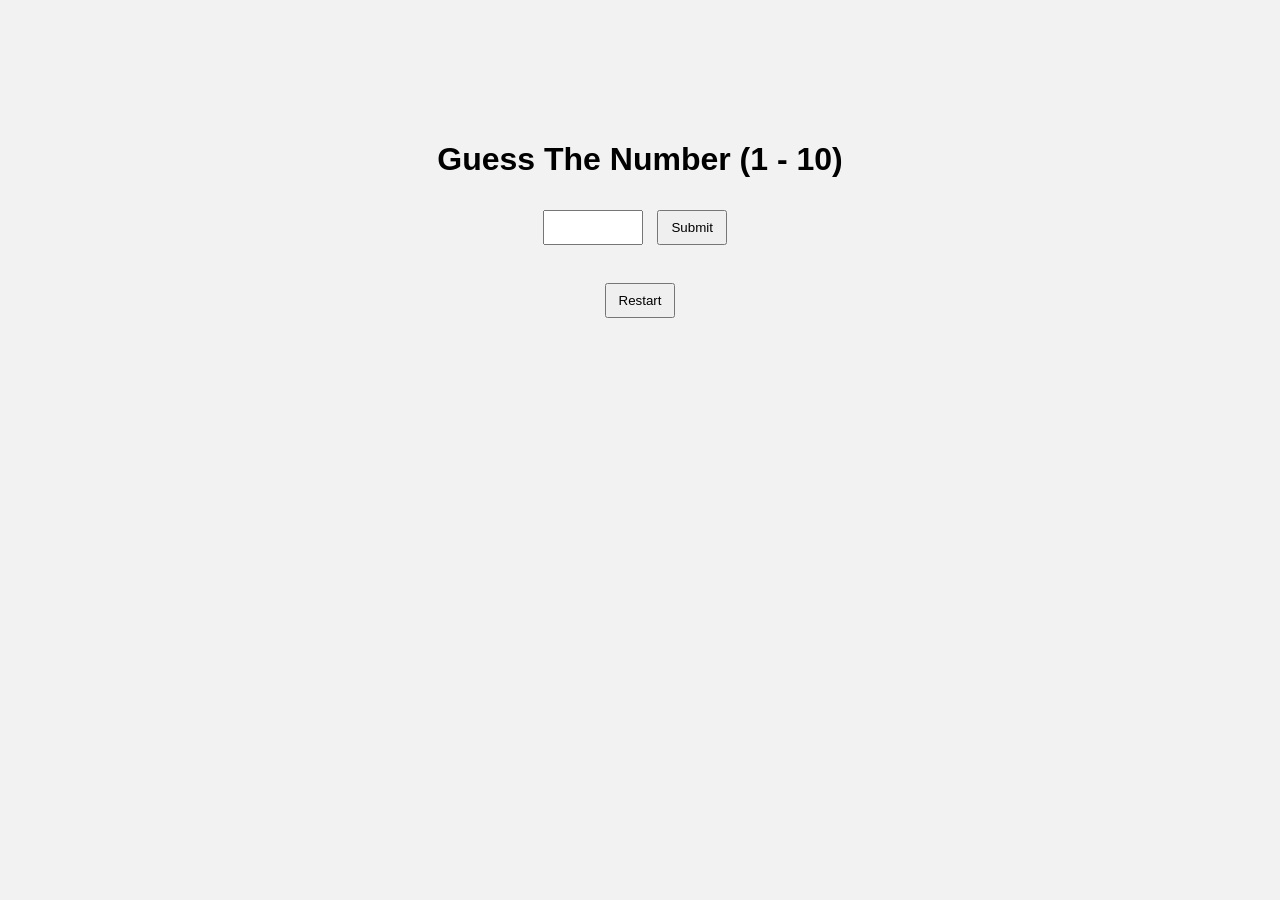
<file: game-guess_number/index.html>
<!DOCTYPE html>
<html>
<head>
    <title>Guess The Number</title>
    <link rel="stylesheet" href="style.css">
</head>
<body>

    <div class="container">
        <h1> Guess The Number (1 - 10)</h1>
        
        <input type="number" id="guessInput" min="1" max="10" />
        <button onclick="checkGuess()">Submit</button>

        <p id="result"></p>
        <button onclick="resetGame()">Restart</button>
    </div>

    <script src="script.js"></script>
</body>
</html>
</file>
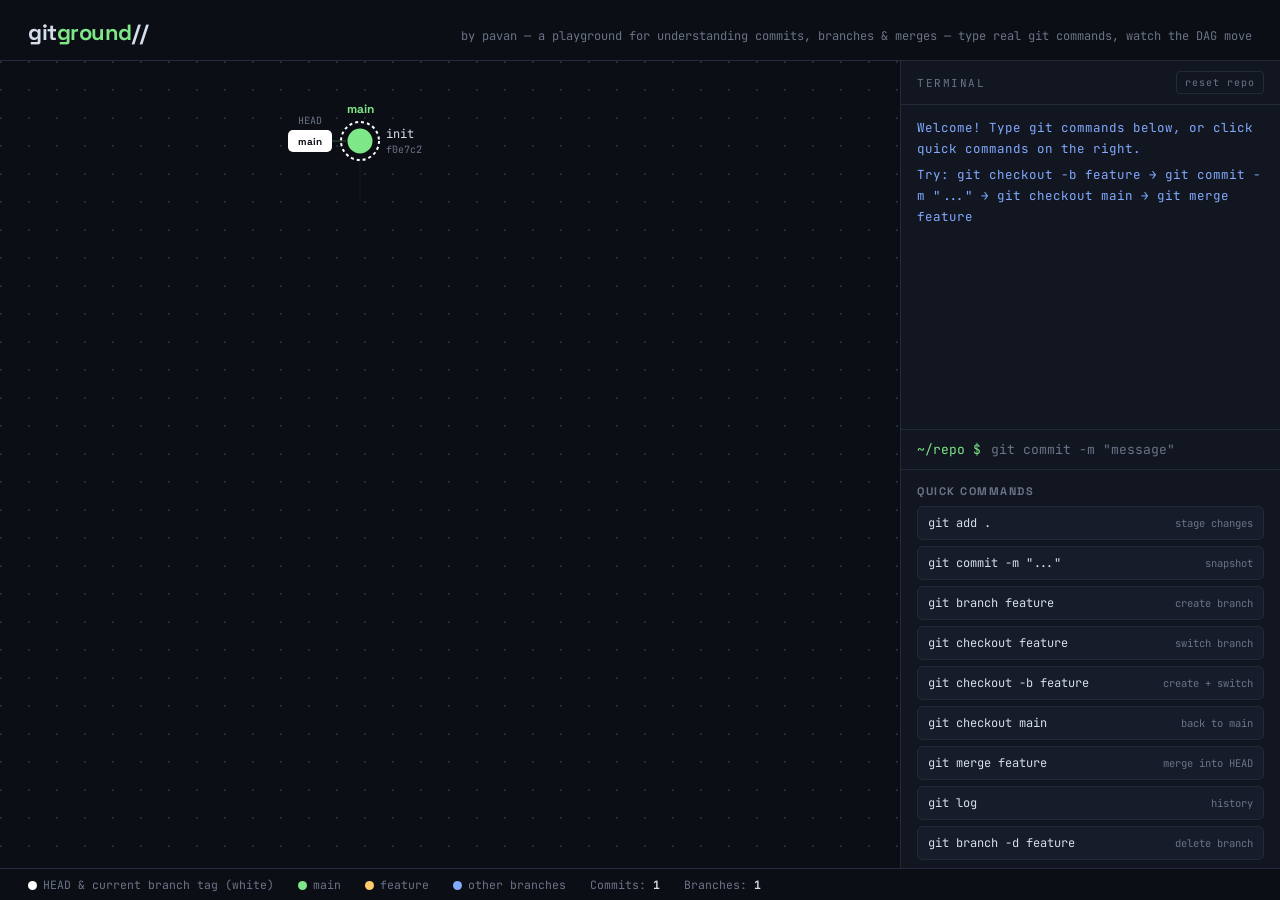
<file: git_ground/docker/index.html>
<!DOCTYPE html>
<html lang="en">
<head>
<meta charset="UTF-8">
<meta name="viewport" content="width=device-width, initial-scale=1.0">
<title>gitground// learn git visually</title>
<link rel="preconnect" href="https://fonts.googleapis.com">
<link href="https://fonts.googleapis.com/css2?family=JetBrains+Mono:wght@400;500;700;800&family=Space+Grotesk:wght@500;700&display=swap" rel="stylesheet">
<style>
  :root{
    --bg: #0b0e14;
    --panel: #111620;
    --panel-2: #161c29;
    --line: #232b3a;
    --text: #d6deeb;
    --dim: #6b7488;
    --accent: #7ee787;   /* terminal green */
    --accent2: #ffcb6b;  /* amber */
    --accent3: #82aaff;  /* blue */
    --accent4: #c792ea;  /* purple */
    --accent5: #f78c6c;  /* orange */
    --danger: #ff6b6b;
    --head: #ffffff;
  }
  *{ box-sizing: border-box; }
  html,body{ margin:0; height:100%; }
  body{
    background: var(--bg);
    color: var(--text);
    font-family: 'JetBrains Mono', monospace;
    display:flex;
    flex-direction:column;
    height:100vh;
    overflow:hidden;
  }

  /* ---------- HEADER ---------- */
  header{
    padding: 18px 28px 14px;
    border-bottom: 1px solid var(--line);
    display:flex;
    align-items:baseline;
    justify-content:space-between;
    flex-wrap:wrap;
    gap:10px;
  }
  header h1{
    font-family:'Space Grotesk', sans-serif;
    font-weight:700;
    font-size: 22px;
    margin:0;
    letter-spacing: -0.5px;
  }
  header h1 span{ color: var(--accent); }
  header .tag{
    color: var(--dim);
    font-size: 12px;
  }

  /* ---------- LAYOUT ---------- */
  .wrap{
    flex:1;
    display:grid;
    grid-template-columns: 1.3fr 380px;
    min-height:0;
  }
  @media (max-width: 900px){
    .wrap{ grid-template-columns: 1fr; }
    .side{ border-left:none; border-top:1px solid var(--line); }
  }

  /* ---------- GRAPH AREA ---------- */
  .graph-area{
    position:relative;
    overflow:auto;
    padding: 30px;
    background:
      radial-gradient(circle at 1px 1px, var(--line) 1px, transparent 1px) 0 0/28px 28px;
  }
  #graph{ display:block; min-width: 100%; }

  .branch-label{
    font-family:'Space Grotesk', sans-serif;
    font-weight:700;
    font-size: 12px;
  }
  .commit-hash{
    font-size: 10px;
    fill: var(--dim);
  }
  .commit-msg{
    font-size: 12px;
    fill: var(--text);
  }
  .head-tag{
    font-family:'Space Grotesk', sans-serif;
    font-weight:800;
    font-size: 10px;
    fill: var(--bg);
  }

  /* ---------- SIDE PANEL ---------- */
  .side{
    border-left: 1px solid var(--line);
    display:flex;
    flex-direction:column;
    min-height:0;
    background: var(--panel);
  }

  .term{
    flex: 1.1;
    display:flex;
    flex-direction:column;
    min-height:0;
    border-bottom: 1px solid var(--line);
  }
  .term-head{
    padding: 10px 16px;
    font-size: 11px;
    color: var(--dim);
    text-transform: uppercase;
    letter-spacing: 1.5px;
    border-bottom: 1px solid var(--line);
    display:flex; justify-content:space-between; align-items:center;
  }
  .term-head button{
    background:none; border:1px solid var(--line); color:var(--dim);
    font-family:inherit; font-size:10px; padding:4px 8px; border-radius:4px;
    cursor:pointer; letter-spacing:1px;
  }
  .term-head button:hover{ color:var(--text); border-color:var(--dim); }

  .term-log{
    flex:1;
    overflow-y:auto;
    padding: 12px 16px;
    font-size: 12.5px;
    line-height: 1.7;
  }
  .term-log .row{ margin-bottom: 4px; word-break: break-word; }
  .term-log .prompt{ color: var(--accent); }
  .term-log .cmd{ color: var(--text); }
  .term-log .out{ color: var(--dim); white-space: pre-wrap; }
  .term-log .err{ color: var(--danger); }
  .term-log .ok{ color: var(--accent); }
  .term-log .hint{ color: var(--accent3); }

  .term-input{
    display:flex;
    align-items:center;
    padding: 10px 16px;
    border-top: 1px solid var(--line);
    gap: 8px;
  }
  .term-input .prompt{ color: var(--accent); flex-shrink:0; font-size:13px; }
  .term-input input{
    flex:1;
    background: none;
    border:none;
    outline:none;
    color: var(--text);
    font-family:'JetBrains Mono', monospace;
    font-size: 13px;
  }
  .term-input input::placeholder{ color: var(--dim); }

  /* ---------- COMMANDS PANEL ---------- */
  .commands{
    flex:1;
    overflow-y:auto;
    padding: 14px 16px;
  }
  .commands h3{
    font-family:'Space Grotesk', sans-serif;
    font-size: 11px;
    text-transform:uppercase;
    letter-spacing:1.5px;
    color: var(--dim);
    margin: 14px 0 8px;
  }
  .commands h3:first-child{ margin-top:0; }
  .cmd-btn{
    display:flex;
    justify-content:space-between;
    align-items:center;
    width:100%;
    background: var(--panel-2);
    border:1px solid var(--line);
    color: var(--text);
    font-family:'JetBrains Mono', monospace;
    font-size: 12px;
    padding: 8px 10px;
    border-radius:6px;
    margin-bottom:6px;
    cursor:pointer;
    text-align:left;
    transition: border-color .12s, transform .06s;
  }
  .cmd-btn:hover{ border-color: var(--accent); }
  .cmd-btn:active{ transform: scale(0.98); }
  .cmd-btn .desc{
    color: var(--dim);
    font-size: 10.5px;
    margin-left: 10px;
    white-space: nowrap;
  }

  /* ---------- LEGEND / STATUS ---------- */
  .status-bar{
    padding: 8px 28px;
    border-top: 1px solid var(--line);
    display:flex; gap:24px; align-items:center;
    font-size: 11.5px;
    color: var(--dim);
    flex-wrap:wrap;
  }
  .status-bar b{ color: var(--text); }
  .legend-dot{
    display:inline-block; width:9px; height:9px; border-radius:50%;
    margin-right:6px; vertical-align:middle;
  }

  /* scrollbars */
  ::-webkit-scrollbar{ width:8px; height:8px; }
  ::-webkit-scrollbar-thumb{ background: var(--line); border-radius:4px; }
  ::-webkit-scrollbar-track{ background: transparent; }

  /* node animation */
  .commit-node{ transition: cx .35s ease, cy .35s ease; }
  .edge-path{ transition: d .35s ease; }
  .fade-in{ animation: fadeIn .4s ease; }
  @keyframes fadeIn{ from{ opacity:0; transform: scale(0.6); } to{ opacity:1; transform: scale(1); } }
</style>
</head>
<body>

<header>
  <h1>git<span>ground</span>//</h1>
  <div class="tag">by pavan — a playground for understanding commits, branches &amp; merges — type real git commands, watch the DAG move</div>
</header>

<div class="wrap">
  <div class="graph-area">
    <svg id="graph" xmlns="http://www.w3.org/2000/svg"></svg>
  </div>

  <div class="side">
    <div class="term">
      <div class="term-head">
        <span>terminal</span>
        <button id="resetBtn">reset repo</button>
      </div>
      <div class="term-log" id="log"></div>
      <div class="term-input">
        <span class="prompt">~/repo $</span>
        <input id="cmdInput" type="text" placeholder="git commit -m &quot;message&quot;" autocomplete="off" spellcheck="false">
      </div>
    </div>

    <div class="commands">
      <h3>quick commands</h3>
      <button class="cmd-btn" data-cmd="git add .">git add .<span class="desc">stage changes</span></button>
      <button class="cmd-btn" data-cmd='git commit -m "new commit"'>git commit -m "..."<span class="desc">snapshot</span></button>
      <button class="cmd-btn" data-cmd="git branch feature">git branch feature<span class="desc">create branch</span></button>
      <button class="cmd-btn" data-cmd="git checkout feature">git checkout feature<span class="desc">switch branch</span></button>
      <button class="cmd-btn" data-cmd="git checkout -b feature">git checkout -b feature<span class="desc">create + switch</span></button>
      <button class="cmd-btn" data-cmd="git checkout main">git checkout main<span class="desc">back to main</span></button>
      <button class="cmd-btn" data-cmd="git merge feature">git merge feature<span class="desc">merge into HEAD</span></button>
      <button class="cmd-btn" data-cmd="git log">git log<span class="desc">history</span></button>
      <button class="cmd-btn" data-cmd="git branch -d feature">git branch -d feature<span class="desc">delete branch</span></button>

      <h3>concepts</h3>
      <button class="cmd-btn" data-cmd="!explain head">what is HEAD?<span class="desc">concept</span></button>
      <button class="cmd-btn" data-cmd="!explain branch">what is a branch?<span class="desc">concept</span></button>
      <button class="cmd-btn" data-cmd="!explain merge">fast-forward vs merge<span class="desc">concept</span></button>
      <button class="cmd-btn" data-cmd="!explain commit">what's in a commit?<span class="desc">concept</span></button>

      <h3>scenario</h3>
      <button class="cmd-btn" data-cmd="!scenario feature-merge">feature branch + merge<span class="desc">guided demo</span></button>
      <button class="cmd-btn" data-cmd="!scenario diverge">diverging history<span class="desc">guided demo</span></button>
    </div>
  </div>
</div>

<div class="status-bar">
  <span><span class="legend-dot" style="background:var(--head)"></span>HEAD &amp; current branch tag (white)</span>
  <span><span class="legend-dot" style="background:var(--accent)"></span>main</span>
  <span><span class="legend-dot" style="background:var(--accent2)"></span>feature</span>
  <span><span class="legend-dot" style="background:var(--accent3)"></span>other branches</span>
  <span>Commits: <b id="commitCount">1</b></span>
  <span>Branches: <b id="branchCount">1</b></span>
</div>

<script>
/* ============================================================
   MINI GIT MODEL
   Each commit: { id, parents:[id...], branchColorIdx, msg, x, y }
   branches: { name: commitId }
   HEAD: { type:'branch', name } | { type:'detached', commit }
   ============================================================ */

const COLORS = ['accent','accent2','accent3','accent4','accent5'];
let colorMap = {}; // branchName -> color var name
let colorIdx = 0;

function colorFor(branch){
  if(!colorMap[branch]){
    colorMap[branch] = COLORS[colorIdx % COLORS.length];
    colorIdx++;
  }
  return 'var(--' + colorMap[branch] + ')';
}

let state = null;

function freshState(){
  colorMap = {}; colorIdx = 0;
  const initId = shortId();
  colorFor('main');
  return {
    commits: {
      [initId]: { id: initId, parents: [], msg: 'init', branchAtCreation:'main' }
    },
    order: [initId],
    branches: { main: initId },
    head: { type:'branch', name:'main' }
  };
}

function shortId(){
  return Math.random().toString(16).slice(2,8);
}

/* ---------------- COMMAND ENGINE ---------------- */

function currentCommit(){
  if(state.head.type==='branch') return state.branches[state.head.name];
  return state.head.commit;
}

function isAncestor(a,b){ // is a an ancestor of (or equal to) b?
  let visited = new Set();
  let stack=[b];
  while(stack.length){
    const c = stack.pop();
    if(c===a) return true;
    if(visited.has(c)) continue;
    visited.add(c);
    const commit = state.commits[c];
    if(commit) stack.push(...commit.parents);
  }
  return false;
}

function runCommand(raw){
  const cmd = raw.trim();
  if(!cmd) return null;

  if(cmd.startsWith('!explain')){
    const topic = cmd.split(' ')[1];
    return explain(topic);
  }
  if(cmd.startsWith('!scenario')){
    const which = cmd.split(' ')[1];
    return runScenario(which);
  }

  const parts = cmd.split(/\s+/);
  if(parts[0] !== 'git'){
    return {type:'err', text:`command not found: ${parts[0]} (try a git command)`};
  }

  const sub = parts[1];

  switch(sub){
    case 'add': {
      const target = parts[2] || '.';
      return {type:'ok', text:`Changes staged for commit (${target}).`, hint:'git add moves changes into the "staging area" — a draft for your next commit. Nothing is saved to history yet until you run git commit.'};
    }

    case 'commit': {
      let msg = 'commit';
      const mIdx = parts.indexOf('-m');
      if(mIdx !== -1){
        msg = cmd.slice(cmd.indexOf('-m')+2).trim();
        msg = msg.replace(/^["']|["']$/g,'');
        if(!msg) msg = 'commit';
      }
      const parentId = currentCommit();
      const newId = shortId();
      state.commits[newId] = { id:newId, parents:[parentId], msg, branchAtCreation: state.head.type==='branch'?state.head.name:null };
      state.order.push(newId);

      if(state.head.type==='branch'){
        state.branches[state.head.name] = newId;
        return {type:'ok', text:`[${state.head.name} ${newId}] ${msg}`};
      } else {
        state.head = {type:'detached', commit:newId};
        return {type:'ok', text:`[detached HEAD ${newId}] ${msg}`, hint:'You are in detached HEAD — create a branch to keep this commit reachable.'};
      }
    }

    case 'branch': {
      // git branch            -> list
      // git branch <name>     -> create
      // git branch -d <name>  -> delete
      if(parts.length===2){
        let out = Object.keys(state.branches).map(b=>{
          const cur = (state.head.type==='branch' && state.head.name===b) ? '* ' : '  ';
          return cur+b;
        }).join('\n');
        return {type:'out', text: out};
      }
      if(parts[2]==='-d' || parts[2]==='-D'){
        const name = parts[3];
        if(!state.branches[name]) return {type:'err', text:`error: branch '${name}' not found.`};
        if(state.head.type==='branch' && state.head.name===name) return {type:'err', text:`error: cannot delete branch '${name}' checked out`};
        delete state.branches[name];
        return {type:'ok', text:`Deleted branch ${name}.`};
      }
      const name = parts[2];
      if(state.branches[name]) return {type:'err', text:`fatal: A branch named '${name}' already exists.`};
      state.branches[name] = currentCommit();
      colorFor(name);
      return {type:'ok', text:`Created branch '${name}' at ${currentCommit()}`};
    }

    case 'checkout': {
      let createNew = false, name;
      if(parts[2]==='-b'){ createNew = true; name = parts[3]; }
      else { name = parts[2]; }

      if(!name) return {type:'err', text:'usage: git checkout [-b] <branch>'};

      if(createNew){
        if(state.branches[name]) return {type:'err', text:`fatal: A branch named '${name}' already exists.`};
        state.branches[name] = currentCommit();
        colorFor(name);
        state.head = {type:'branch', name};
        return {type:'ok', text:`Switched to a new branch '${name}'`};
      }

      if(state.branches[name]){
        state.head = {type:'branch', name};
        return {type:'ok', text:`Switched to branch '${name}'`};
      }
      if(state.commits[name]){
        state.head = {type:'detached', commit:name};
        return {type:'ok', text:`Note: switching to '${name}'.\nYou are in 'detached HEAD' state.`, hint:'Detached HEAD: HEAD points directly at a commit, not a branch.'};
      }
      return {type:'err', text:`error: pathspec '${name}' did not match any branch or commit.`};
    }

    case 'merge': {
      const name = parts[2];
      if(!name) return {type:'err', text:'usage: git merge <branch>'};
      if(!state.branches[name] && !state.commits[name]) return {type:'err', text:`merge: ${name} - not something we can merge`};
      if(state.head.type!=='branch') return {type:'err', text:'fatal: cannot merge in detached HEAD (checkout a branch first)'};

      const target = state.branches[name] || name;
      const current = currentCommit();

      if(target===current){
        return {type:'out', text:'Already up to date.'};
      }

      if(isAncestor(current, target)){
        // fast-forward
        state.branches[state.head.name] = target;
        return {type:'ok', text:`Updating ${current.slice(0,5)}..${target.slice(0,5)}\nFast-forward`, hint:'Fast-forward: no new commit needed — current branch pointer just moves forward.'};
      }

      if(isAncestor(target, current)){
        return {type:'out', text:'Already up to date.'};
      }

      // real merge commit
      const newId = shortId();
      const msg = `Merge branch '${name}' into ${state.head.name}`;
      state.commits[newId] = { id:newId, parents:[current, target], msg, branchAtCreation: state.head.name, isMerge:true };
      state.order.push(newId);
      state.branches[state.head.name] = newId;
      return {type:'ok', text:`Merge made by the 'recursive' strategy.\n[${state.head.name} ${newId}] ${msg}`, hint:'A merge commit has TWO parents — it joins both histories together.'};
    }

    case 'log': {
      let lines = [];
      let id = currentCommit();
      let visited = new Set();
      let queue = [id];
      // simple BFS over ancestors, ordered by insertion order (approx)
      const seen = new Set();
      const ordered = state.order.filter(cid=>isAncestor(cid, currentCommit())).reverse();
      ordered.forEach(cid=>{
        const c = state.commits[cid];
        const tags = Object.entries(state.branches).filter(([b,cc])=>cc===cid).map(([b])=>b);
        let tagStr = tags.length ? `  (${tags.join(', ')}${ (state.head.type==='branch' && tags.includes(state.head.name)) ? ', HEAD -> '+state.head.name : ''})` : (state.head.type==='detached' && state.head.commit===cid ? '  (HEAD)' : '');
        lines.push(`commit ${cid}${tagStr}\n    ${c.msg}`);
      });
      return {type:'out', text: lines.join('\n\n')};
    }

    case 'status': {
      const headDesc = state.head.type==='branch' ? `On branch ${state.head.name}` : `HEAD detached at ${state.head.commit}`;
      return {type:'out', text: `${headDesc}\nnothing to commit, working tree clean`};
    }

    default:
      return {type:'err', text:`git: '${sub}' is not a supported command in this simulator.\nTry: commit, branch, checkout, merge, log, status`};
  }
}

/* ---------------- EXPLANATIONS ---------------- */
function explain(topic){
  const map = {
    head: `HEAD is a pointer that tells Git "where you currently are".\nUsually HEAD points to a BRANCH (shown in white in the graph),\nand that branch points to a commit.\n\nWhen you commit, the branch HEAD points to moves forward\nto the new commit automatically.\n\nIf HEAD points directly at a commit (not a branch), you're\nin "detached HEAD" state — new commits won't belong to any branch\nunless you create one.`,
    branch: `A branch is just a movable label (pointer) on a commit.\nIt is NOT a copy of your files — creating a branch is instant\nand cheap because it's only a 4-byte pointer.\n\nWhen you commit while on a branch, that branch's pointer\nmoves forward to the new commit. Other branches stay put.`,
    merge: `FAST-FORWARD merge:\nIf the branch you're merging in is just "ahead" of you\n(your current commit is its ancestor), Git simply moves\nyour branch pointer forward. No new commit is created.\n\nTRUE MERGE (3-way merge):\nIf both branches have new commits since they diverged,\nGit creates a new "merge commit" with TWO parents —\none from each branch — joining the histories together.\n\nTry the "diverging history" scenario to see both in action.`,
    commit: `A commit is a snapshot of your project at a point in time.\nEach commit stores:\n  • a unique hash (id)\n  • a pointer to its parent commit(s)\n  • the change snapshot\n  • author, message, timestamp\n\nBecause each commit points to its parent, the whole history\nforms a chain — or, with branches & merges, a graph (DAG).`
  };
  return {type:'out', text: map[topic] || 'Unknown topic. Try: head, branch, merge, commit'};
}

/* ---------------- SCENARIOS ---------------- */
function runScenario(which){
  const scenarios = {
    'feature-merge': [
      'git checkout -b feature',
      'git commit -m "add login form"',
      'git commit -m "add validation"',
      'git checkout main',
      'git merge feature'
    ],
    'diverge': [
      'git checkout -b feature',
      'git commit -m "feature work A"',
      'git checkout main',
      'git commit -m "hotfix on main"',
      'git merge feature'
    ]
  };
  const steps = scenarios[which];
  if(!steps) return {type:'err', text:'unknown scenario'};
  // run sequentially with logging
  let outputs = [];
  steps.forEach(s=>{
    outputs.push({cmd:s, res: runCommand(s)});
  });
  return {type:'scenario', steps: outputs};
}

/* ============================================================
   RENDERING
   ============================================================ */

const COL_W = 90;   // horizontal spacing between graph "lanes" (per branch)
const ROW_H = 64;   // vertical spacing between commits
const NODE_R = 14;
const MARGIN_L = 70;
const MARGIN_T = 50;

function layout(){
  // assign each branch a lane (x position) based on order of first appearance
  let lanes = {};
  let laneCount = 0;
  // main always lane 0
  lanes['main'] = 0; laneCount = 1;

  // assign y by order index
  const positions = {};
  state.order.forEach((id, idx)=>{
    const c = state.commits[id];
    let laneKey = c.branchAtCreation || 'main';
    if(!(laneKey in lanes)){
      lanes[laneKey] = laneCount++;
    }
    positions[id] = {
      x: MARGIN_L + lanes[laneKey]*COL_W,
      y: MARGIN_T + idx*ROW_H,
      lane: laneKey
    };
  });

  // ensure any currently-existing branch has a lane (even if no commit created on it yet beyond branch point)
  Object.keys(state.branches).forEach(b=>{
    if(!(b in lanes)) lanes[b] = laneCount++;
  });

  return {positions, lanes};
}

function render(){
  const svg = document.getElementById('graph');
  const {positions, lanes} = layout();

  const maxY = MARGIN_T + (state.order.length-1)*ROW_H + 80;
  const maxX = MARGIN_L + (Object.keys(lanes).length)*COL_W + 160;

  svg.setAttribute('viewBox', `0 0 ${maxX} ${maxY}`);
  svg.setAttribute('width', maxX);
  svg.setAttribute('height', maxY);

  let html = '';

  // edges first (so nodes draw on top)
  state.order.forEach(id=>{
    const c = state.commits[id];
    const p1 = positions[id];
    c.parents.forEach(parentId=>{
      const p0 = positions[parentId];
      if(!p0) return;
      const color = colorFor(p1.lane);
      // curved path if lanes differ
      let d;
      if(p0.x === p1.x){
        d = `M ${p0.x} ${p0.y} L ${p1.x} ${p1.y}`;
      } else {
        const midY = (p0.y + p1.y)/2;
        d = `M ${p0.x} ${p0.y} C ${p0.x} ${midY}, ${p1.x} ${midY}, ${p1.x} ${p1.y}`;
      }
      html += `<path class="edge-path" d="${d}" stroke="${color}" stroke-width="2.5" fill="none" opacity="0.55"/>`;
    });
  });

  // branch lane labels (top) — only for lanes that actually have a commit created in them
  const usedLanes = new Set(state.order.map(id => state.commits[id].branchAtCreation || 'main'));
  Object.entries(lanes).forEach(([branch, lane])=>{
    if(!usedLanes.has(branch)) return;
    const x = MARGIN_L + lane*COL_W;
    const color = colorFor(branch);
    html += `<text class="branch-label" x="${x}" y="22" text-anchor="middle" fill="${color}">${branch}</text>`;
    html += `<line x1="${x}" y1="30" x2="${x}" y2="${maxY-20}" stroke="${color}" stroke-width="1" opacity="0.08"/>`;
  });

  // nodes
  state.order.forEach(id=>{
    const c = state.commits[id];
    const p = positions[id];
    const color = colorFor(p.lane);
    const isHeadCommit = (state.head.type==='detached' && state.head.commit===id) ||
                          (state.head.type==='branch' && state.branches[state.head.name]===id);

    html += `<g class="fade-in">`;
    if(c.isMerge){
      html += `<circle class="commit-node" cx="${p.x}" cy="${p.y}" r="${NODE_R}" fill="${color}" stroke="var(--bg)" stroke-width="3" opacity="0.9"/>`;
      html += `<circle cx="${p.x}" cy="${p.y}" r="${NODE_R-5}" fill="var(--bg)"/>`;
    } else {
      html += `<circle class="commit-node" cx="${p.x}" cy="${p.y}" r="${NODE_R}" fill="${color}" stroke="var(--bg)" stroke-width="3"/>`;
    }

    if(isHeadCommit){
      html += `<circle cx="${p.x}" cy="${p.y}" r="${NODE_R+5}" fill="none" stroke="var(--head)" stroke-width="2" stroke-dasharray="3,3"/>`;
    }

    // commit message + hash
    html += `<text class="commit-msg" x="${p.x+NODE_R+12}" y="${p.y-3}">${escapeHtml(c.msg)}</text>`;
    html += `<text class="commit-hash" x="${p.x+NODE_R+12}" y="${p.y+12}">${id}</text>`;

    html += `</g>`;
  });

  // branch tags (pointing to current branch tip commits) — drawn after nodes, to the left
  // group branches by the commit they point to, so tags stack instead of overlapping
  const byCommit = {};
  Object.entries(state.branches).forEach(([branch, commitId])=>{
    (byCommit[commitId] = byCommit[commitId] || []).push(branch);
  });

  Object.entries(byCommit).forEach(([commitId, branchList])=>{
    const p = positions[commitId];
    if(!p) return;
    // put the current branch (if any) first
    branchList.sort((a,b)=>{
      const aCur = state.head.type==='branch' && state.head.name===a;
      const bCur = state.head.type==='branch' && state.head.name===b;
      return (bCur?1:0)-(aCur?1:0);
    });

    branchList.forEach((branch, i)=>{
      const color = colorFor(branch);
      const isCurrent = state.head.type==='branch' && state.head.name===branch;
      const tagW = branch.length*7 + 16;
      const tx = p.x - NODE_R - tagW - 14;
      const ty = p.y - 11 + (i - (branchList.length-1)/2)*26;
      html += `<g class="fade-in">`;
      html += `<rect x="${tx}" y="${ty}" width="${tagW}" height="22" rx="5" fill="${isCurrent ? 'var(--head)' : color}" opacity="${isCurrent?1:0.85}"/>`;
      html += `<text class="head-tag" x="${tx+tagW/2}" y="${ty+15}" text-anchor="middle" fill="var(--bg)">${branch}</text>`;
      html += `</g>`;
      if(isCurrent){
        html += `<text class="commit-hash" x="${tx+tagW/2}" y="${ty-6}" text-anchor="middle" fill="var(--head)">HEAD</text>`;
      }
      // connector line from tag to node
      html += `<line x1="${tx+tagW}" y1="${ty+11}" x2="${p.x-NODE_R}" y2="${p.y}" stroke="${color}" stroke-width="1" opacity="0.3"/>`;
    });
  });

  // detached HEAD marker
  if(state.head.type==='detached'){
    const p = positions[state.head.commit];
    if(p){
      html += `<text class="commit-hash" x="${p.x}" y="${p.y-22}" text-anchor="middle" fill="var(--head)">HEAD (detached)</text>`;
    }
  }

  svg.innerHTML = html;

  // status bar counts
  document.getElementById('commitCount').textContent = state.order.length;
  document.getElementById('branchCount').textContent = Object.keys(state.branches).length;
}

function escapeHtml(s){
  return s.replace(/&/g,'&amp;').replace(/</g,'&lt;').replace(/>/g,'&gt;');
}

/* ============================================================
   TERMINAL UI
   ============================================================ */

const logEl = document.getElementById('log');
const input = document.getElementById('cmdInput');

function printRow(html){
  const div = document.createElement('div');
  div.className = 'row';
  div.innerHTML = html;
  logEl.appendChild(div);
  logEl.scrollTop = logEl.scrollHeight;
}

function printCommand(cmd){
  printRow(`<span class="prompt">~/repo $</span> <span class="cmd">${escapeHtml(cmd)}</span>`);
}

function printResult(res){
  if(!res) return;
  if(res.type==='scenario'){
    res.steps.forEach(s=>{
      printCommand(s.cmd);
      printResult(s.res);
    });
    return;
  }
  if(res.text){
    const cls = res.type==='err' ? 'err' : res.type==='ok' ? 'ok' : 'out';
    printRow(`<span class="${cls}">${escapeHtml(res.text)}</span>`);
  }
  if(res.hint){
    printRow(`<span class="hint">→ ${escapeHtml(res.hint)}</span>`);
  }
}

function execute(cmd){
  printCommand(cmd);
  const res = runCommand(cmd);
  printResult(res);
  render();
}

input.addEventListener('keydown', e=>{
  if(e.key==='Enter'){
    const val = input.value;
    if(val.trim()){
      execute(val);
    }
    input.value='';
  }
});

document.querySelectorAll('.cmd-btn').forEach(btn=>{
  btn.addEventListener('click', ()=>{
    execute(btn.dataset.cmd);
    input.focus();
  });
});

document.getElementById('resetBtn').addEventListener('click', ()=>{
  state = freshState();
  logEl.innerHTML='';
  printRow(`<span class="hint">Repo reset. Initial commit created on 'main'.</span>`);
  render();
});

/* ---------------- INIT ---------------- */
state = freshState();
printRow(`<span class="hint">Welcome! Type git commands below, or click quick commands on the right.</span>`);
printRow(`<span class="hint">Try: git checkout -b feature  →  git commit -m "..."  →  git checkout main  →  git merge feature</span>`);
render();
input.focus();
</script>
</body>
</html>
</file>
<file: game-guess_number/style.css>
body {
    font-family: Arial, sans-serif;
    text-align: center;
    background-color: #f2f2f2;
}

.container {
    margin-top: 100px;
    padding: 20px;
}

input {
    padding: 8px;
    width: 80px;
}

button {
    padding: 8px 12px;
    margin: 10px;
    cursor: pointer;
}

#result {
    font-size: 18px;
    font-weight: bold;
}
</file>
